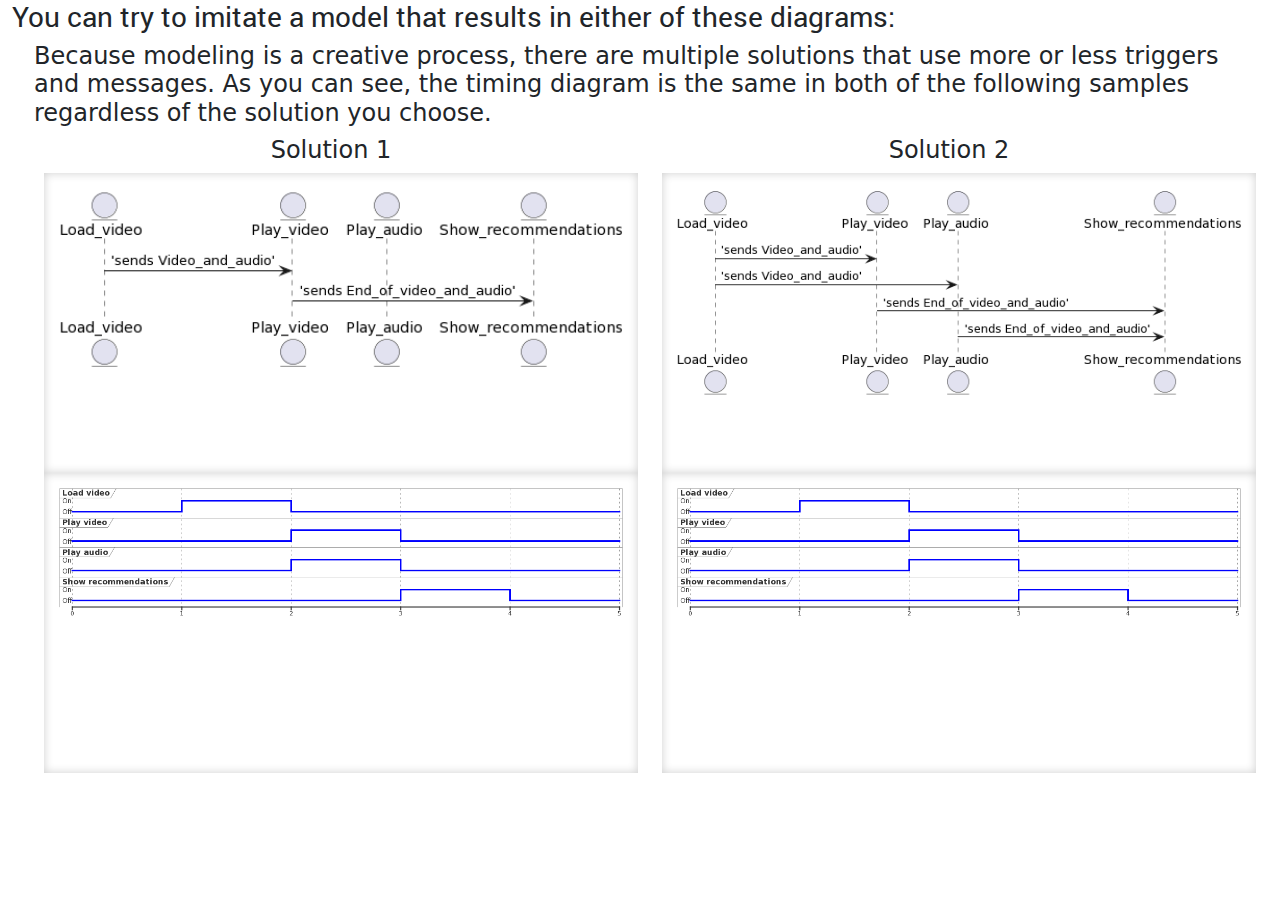
<file: hints.html>
<html>

<head>
    <title>Test hints</title>

    <meta charset="UTF-8">

    <!-- https://developer.mozilla.org/en-US/docs/Web/HTTP/CSP -->
    <meta name="viewport" content="width=device-width, initial-scale=1">
    <title>Radiance</title>
    <link rel="icon" href="./res/logo.PNG">
    <link href="./Scripts/theboot/css/bootstrap.min.css" rel="stylesheet" crossorigin="anonymous">
    <link href="styles.css" rel="stylesheet" crossorigin="anonymous">
    <script type="text/javascript" src="./Scripts/theboot/js/bootstrap.bundle.min.js"></script>

</head>

<body>

    <div class="container-fluid">
        <div>
            <h3>You can try to imitate a model that results in either of these diagrams:</h3>
        </div>
        <div class="row">
            <div class="col-12"><h4>Because modeling is a creative process, there are multiple solutions that use more or less triggers and messages. As you can see, the timing diagram is the same in both of the following samples regardless of the solution you choose.</h4></div>
            <div class="col-md-6 text-center">
                <h4>Solution 1</h4>
                <div class="col-12 content_box">
                    <img src="./res/hint1_sequence.png" alt="hint1" style="width: 100%; ">
                </div>
                <div class="col-12 content_box">
                    <img src="./res/hint1_timing.png" alt="hint1" style="width: 100%; ">
                </div>
            </div>
            <div class="col-md-6 text-center">
                <h4>Solution 2</h4>
                <div class="col-12 content_box">
                    <img src="./res/hint2_sequence.png" alt="hint1" style="width: 100%; ">
                </div>
                <div class="col-12 content_box">
                    <img src="./res/hint2_timing.png" alt="hint1" style="width: 100%; ">
                </div>
            </div>
        </div>

    </div>



</body>

</html>
</file>
<file: styles.css>
.menu_element_unselected {
  background-color: #ffffff !important;
  border-radius: 2 !important;
  border-color: #ffffff;
  border-width: 0px 0px 0px 0px;
  color: #707070;

}
@font-face{ 
	font-family: 'Roboto';
	src: url('./res/Fonts/Roboto-Regular-webfont.woff') format('woff'),
}

h3 {
  font-family: 'Roboto', 'bold';
}
.p{
  font-family: 'Roboto';
}


@keyframes draw-attention {

    0%   { box-shadow: 0 0 0 rgb(48, 156, 5); }
    50%  { box-shadow: 0 0 17px rgb(48, 156, 5); }
    100% { box-shadow: 0 0 0 rgb(48, 156, 5); }
}

.accordion-button:focus{
  border-color: #ffffff!important;

}
.accordion-button:not(.collapsed) {
  color: #000000 !important;
  background-color: #ffffff !important;
}

.operation_breadcrumb{
  text-decoration: none;
  color: black;
  border-radius: 2px;
  padding: 5px;
}

.attention{

animation: draw-attention 3s ease-in-out infinite !important;

}

.accordion-button.no-arrow:after {
  display: none !important;
  font-family: 'Roboto', 'bold';
  text-shadow: #707070;
}

.accordion-button:hover {
  font-size: large;
  font-style: italic !important;
}

.menu_element_unselected :hover {
  background-color: #ffffff !important;
  border-radius: 2 !important;
  border-color: #ffffff;
  border-width: 0px 0px 4px 5px;
  color: #000000;
  -webkit-box-shadow: 0 4px 2px -2px lightgray;
  box-shadow: 0 5px 2px -2px lightgray;
  -webkit-transition: all 500ms ease;
  -moz-transition: all 500ms ease;
  -ms-transition: all 500ms ease;
  -o-transition: all 500ms ease;
  transition: all 500ms ease;
}

.menu_element_selected {
  background-color: #ffffff !important;
  border-radius: 2 !important;
  border-color: #ffffff;
  border-width: 0px 0px 4px 5px;
  color: #000000;
  -webkit-box-shadow: 0 4px 2px -2px lightgray;
  box-shadow: 0 5px 2px -2px lightgray;
  -webkit-transition: all 500ms ease;
  transition:  all 500ms ease;;
}
.modal-backdrop{
  position: fixed;
  top: 0;
  left: 0;
  z-index: 2 !important;
  width: 100vw;
  height: 100vh;
  background-color: #000;
}

.modal{
  position: fixed;
  top: 0;
  left: 0;
  z-index: 3 !important;
  display: none;
  width: 100%;
  height: 100%;
  overflow-x: hidden;
  overflow-y: auto;
  outline: 0;
}

.content_box {
  -webkit-box-shadow: inset 0px 0px 10px 0px #cfcfcf;
  -moz-box-shadow: inset 0px 0px 10px 0px #cfcfcf;
  box-shadow: inset 0px 0px 10px 0px #cfcfcf;
  min-width: 100px;
  min-height: 300px;
  max-height: 600px !important;
  padding-top: 10px;
  padding-left: 10px;
  padding-right: 10px;
  padding-bottom: 10px;
  scroll-behavior: smooth;
  border: 1px 0px 0px 0px;
  
  margin-left: 10px;

}
.content_box_shorter {
  -webkit-box-shadow: inset 0px 0px 10px 0px #cfcfcf;
  -moz-box-shadow: inset 0px 0px 10px 0px #cfcfcf;
  box-shadow: inset 0px 0px 10px 0px #cfcfcf;
  min-width: 100px;
  min-height: 300px;
  max-height: 440px !important;
  padding-top: 10px;
  padding-left: 10px;
  padding-right: 10px;
  padding-bottom: 10px;
  scroll-behavior: smooth;
  border: 1px 0px 0px 0px;
  z-index: 2;
  margin-left: 10px;

}




.row {
  margin-left: 10px !important;
  margin-right: 10px !important;
}

.content_list {
  -webkit-box-shadow: inset 0px 0px 10px 0px #cfcfcf;
  -moz-box-shadow: inset 0px 0px 10px 0px #cfcfcf;
  box-shadow: inset 0px 0px 10px 0px #cfcfcf;
  min-width: 100px;
  min-height: 300px;
  max-height: 600px !important;
  padding-top: 10px;
  padding-left: 10px;
  padding-right: 10px;
  padding-bottom: 10px;
  scroll-behavior: smooth;
  border: 1px 0px 0px 0px;
  z-index: 3;
}

.content_box_title {
  font-family: 'Roboto', 'bold';
  background-color: transparent !important;
  font-size: x-large;
}

.content_box_option_bar {
  font-family: 'Roboto';
  font-size: small;
  border: 1px !important;
}

.content_box_option {
  font-family: 'Roboto';
  font-size: medium;
  cursor: pointer;
}

.col-sm-12{
  font-family: 'Roboto'!important;
}
.col-sm-4{
  font-family: 'Roboto'!important;
}
.col-sm-6{
  font-family: 'Roboto'!important;
}

.content_box_option:hover {
  background-color: transparent !important;
  border-radius: 2 !important;
  border-color: #ffffff;
  border-width: 0px 0px 4px 5px;
  color: #000000;
  -webkit-box-shadow: 0 4px 2px -2px lightgray;
  box-shadow: 0 5px 2px -2px lightgray;
  -webkit-transition: all 500ms ease;
  -moz-transition: all 500ms ease;
  -ms-transition: all 500ms ease;
  -o-transition: all 500ms ease;
  transition: all 500ms ease;

}

.accordion-button::after {
  
}

button:not(.collapsed)::after {
  background-image: url('') !important;


}

.btn-outline-secondary {
  border: 0px solid !important;
  color: black !important;
  font-family: 'Roboto', 'bold';

}


.btn-outline-secondary:hover {
  -webkit-box-shadow: 0px 0px 5px 0px rgba(48, 156, 5, 1) !important;
  -moz-box-shadow: 0px 0px 5px 0px rgba(48, 156, 5, 1) !important;
  box-shadow: 0px 0px 5px 0px rgba(48, 156, 5, 1) !important;
  text-decoration: underline;
  text-rendering: optimizeLegibility;
  background-color: transparent !important;
  color: black !important;
  
}
.rule{
  margin-left: 0px !important;
  margin-right: 0px !important;
  padding-left: 0px !important;
  padding-right: 0px !important;
}
.form-control {
  -webkit-box-shadow: inset 0px 0px 4px 0px rgba(0, 0, 0, 0.19);
  -moz-box-shadow: inset 0px 0px 4px 0px rgba(0, 0, 0, 0.19);
  box-shadow: inset 0px 0px 4px 0px rgba(0, 0, 0, 0.19);
}

.accordion-item {
  -webkit-box-shadow: inset 0px 0px 9px 0px rgba(120, 120, 120, 0.58);
  -moz-box-shadow: inset 0px 0px 9px 0px rgba(120, 120, 120, 0.58);
  box-shadow: inset 0px 0px 9px 0px rgba(120, 120, 120, 0.58);
  font-family: 'Roboto';
  padding-left: 0px !important;
  padding-right: 0px !important;
}

.form-select{
  font-size: small;
}
.accordion-body{
  padding: 0.20rem 0.5rem !important;
}
.p-2:hover {
  background-color: transparent !important;
  -webkit-box-shadow: 0px 0px 8px 0.3px rgb(0 0 0 / 0%) !important;
  -moz-box-shadow: 0px 0px 8px 0.3px rgba(0, 0, 0, 0.0) !important;
  box-shadow: 0px 0px 8px 0.3px rgb(0 0 0 / 0%) !important;
}

.p-2 {
  background-color: transparent !important;
}

.generic_button {
  font-family: 'Roboto';
  font-size: medium;
  cursor: pointer;
  background-color: transparent;
  color: black;
  border: white;
  margin-top: 5px;

}

.report_modal{
  
}
.report_highlight_parent{
  margin-top: 10px;
  margin-bottom: 10px;
  border: lightgray;
  border-width: 1px;
  border-style: solid;
}
.report_highlight_advice{
  border-style: dashed;
  margin-top: 3px;
  margin-bottom:3px;
  border-width: 2px;
  padding-left: 10px;
  border-color: lightgray;
  margin-right: 0px;
  margin-right: 0px !important;
}
@keyframes draw-bad-attention {

  0%   { box-shadow: 0 0 0 rgb(156, 5, 5); }
  50%  { box-shadow: 0 0 17px rgb(156, 5, 5); }
  100% { box-shadow: 0 0 0 rgb(156, 156, 5); }
}

.warning{
  height: 25px;
  width: 25px;
  background-color: #ffffff;
  border-radius: 50%;
  display: inline-block;
  color: red;
  border-style: outset;
  font-size: small !important;
  text-align: center;
  font-weight: bold;
  
}
.bad-attention{
  animation: draw-bad-attention 3s ease-in-out infinite !important;
}

.teacher_variable {
  font-family: 'Roboto';
  font-size: medium;
  cursor: pointer;
  color: white;
  text-decoration: none;
}

.teacher_variable:hover {
  font-family: 'Roboto';
  font-size: large;
  cursor: pointer;
  color: white;
  text-decoration: none;
  -webkit-box-shadow: 0px 0px 132px -56px rgba(0, 0, 0, 0.75);
  -moz-box-shadow: 0px 0px 132px -56px rgba(0, 0, 0, 0.75);
  box-shadow: 0px 0px 132px -56px rgba(0, 0, 0, 0.75);
  -webkit-transition: all 200ms ease;
  -moz-transition: all 200ms ease;
  -ms-transition: all 200ms ease;
  -o-transition: all 200ms ease;
  transition: all 200ms ease;
}

.teacher_variable::after {
  font-family: 'Roboto';
  font-size: large;
  cursor: pointer;
  color: red;
  text-decoration: none;
  -webkit-box-shadow: 0px 15px 58px -8px rgba(0, 0, 0, 0.75);
  -moz-box-shadow: 0px 15px 58px -8px rgba(0, 0, 0, 0.75);
  box-shadow: 0px 15px 58px -8px rgba(0, 0, 0, 0.75);
  -webkit-transition: all 200ms ease;
  -moz-transition: all 200ms ease;
  -ms-transition: all 200ms ease;
  -o-transition: all 200ms ease;
  transition: all 200ms ease;
}


.teacher_variables_container {
  padding-top: 10px;
  padding-bottom: 10px;


}

.help{
  
    color:#fff;
    background-color:#000000;
    width: 23px;;
    height:23px;
    display:inline-block;
    border-radius:100%;
    font-size:14px;
    text-align:center;
    text-decoration:none;
    -webkit-box-shadow: inset -1px -1px 1px 0px rgba(0,0,0,0.25);
    -moz-box-shadow: inset -1px -1px 1px 0px rgba(0,0,0,0.25);
    box-shadow: inset -1px -1px 1px 0px rgba(0,0,0,0.25);

}

.content_box_column_selected {
  -webkit-transition: all 1000ms ease;
  -moz-transition: all 1000ms ease;
  -ms-transition: all 1000ms ease;
  -o-transition: all 1000ms ease;
  transition: all 1000ms ease;
  min-height: 40px;
  max-height: 50px;
  overflow: auto;
  font-family: 'Roboto';
  font-size: medium;
  cursor: pointer;
  background-color: transparent;
  color: black;
  border: white;
  width: 95%;
  -webkit-box-shadow: inset 0px 0px 12px -5px rgba(0,0,0,0.3); 
  box-shadow: inset 0px 0px 12px -5px rgba(0,0,0,0.3);
  z-index: 2;
  margin-top: 10px;
  margin-bottom: 10px;
  margin-left: 10px;
  margin-right: 10px
}

.content_box_column {
  -webkit-transition: all 200ms ease;
  -moz-transition: all 200ms ease;
  -ms-transition: all 200ms ease;
  -o-transition: all 200ms ease;
  transition: all 200ms ease;
  min-height: 40px;
  max-height: 50px;
  overflow: auto;
  font-family: 'Roboto';
  font-size: medium;
  cursor: pointer;
  background-color: transparent;
  color: black;
  border: white;
  width: 95%;
  -webkit-box-shadow: 0px 15px 34px -16px rgba(0, 0, 0, 0.55);
  -moz-box-shadow: 0px 15px 34px -16px rgba(0, 0, 0, 0.55);
  box-shadow: 0px 15px 34px -16px rgba(0, 0, 0, 0.55);
  z-index: 2;
  margin-top: 7px;
  margin-bottom: 7px;
  margin-left: 7px;
  margin-right: 7px
}
.content_box_column:hover {
  font-family: 'Roboto';
  font-size: medium;
  cursor: pointer;
  background-color: transparent;
  color: black;
  border: white;
  width: 96%;
  font-size: large;
  font-style: italic !important;
  -webkit-box-shadow: 0px 15px 58px -8px rgba(0, 0, 0, 0.75);
  -moz-box-shadow: 0px 15px 58px -8px rgba(0, 0, 0, 0.75);
  box-shadow: 0px 15px 58px -8px rgba(0, 0, 0, 0.75);
  -webkit-transition: all 200ms ease;
  -moz-transition: all 200ms ease;
  -ms-transition: all 200ms ease;
  -o-transition: all 200ms ease;
  transition: all 200ms ease;
}

.generic_button:hover {
  background-color: #ffffff !important;
  border-radius: 2 !important;
  border-color: #ffffff;
  border-width: 0px 0px 4px 5px;
  color: #000000;
  -webkit-box-shadow: 0 4px 2px -2px lightgray;
  box-shadow: 0 5px 2px -2px lightgray;
  -webkit-transition: all 500ms ease;
  -moz-transition: all 500ms ease;
  -ms-transition: all 500ms ease;
  -o-transition: all 500ms ease;
  transition: all 500ms ease;
  font-size: large;
}

.generic_negative_button {
  font-family: 'Roboto';
  font-size: medium;
  cursor: pointer;
  background-color: white;
  color: red;
  border: white;

}

.generic_negative_button:hover {
  background-color: red !important;
  border-radius: 2 !important;
  border-color: #ffffff;
  border-width: 0px 0px 4px 5px;
  color: white;
  -webkit-box-shadow: 0 4px 2px -2px lightgray;
  box-shadow: 0 5px 2px -2px lightgray;
  -webkit-transition: all 500ms ease;
  -moz-transition: all 500ms ease;
  -ms-transition: all 500ms ease;
  -o-transition: all 500ms ease;
  transition: all 500ms ease;
  font-size: large;
}

.modal {
  font-family: 'Roboto' !important;
}
.assign_search_bar{
  width: 100%;
  border-radius: 1px;
  border-left: transparent;
  border-right: transparent;
  border-top: transparent;
  border-color: #000000;
  background-color: transparent;
  margin-left: 20px;

}

.tree_branch_element{

  overflow: auto;
  font-family: 'Roboto';
  font-size: small;
  cursor: pointer;
  background-color: seashell;
  color: black;
  border: white;
  margin:2px;
  -webkit-box-shadow: 0px 15px 34px -16px rgba(0, 0, 0, 0.75);
  -moz-box-shadow: 0px 15px 34px -16px rgba(0, 0, 0, 0.75);
  box-shadow: 0px 15px 34px -16px rgba(0, 0, 0, 0.75);
  z-index: 2;


}

.tree_branch_element:hover {
  font-family: 'Roboto';
  font-size: small;
  cursor: pointer;
  border: white;
  width: 96%;
  font-style: italic !important;
  -webkit-box-shadow: 0px 15px 58px -8px rgba(0, 0, 0, 0.95);
  -moz-box-shadow: 0px 15px 58px -8px rgba(0, 0, 0, 0.95);
  box-shadow: 0px 15px 58px -8px rgba(0, 0, 0, 0.95);
  -webkit-transition: all 200ms ease;
  -moz-transition: all 200ms ease;
  -ms-transition: all 200ms ease;
  -o-transition: all 200ms ease;
  transition: all 200ms ease;
}

.profile_assign_search_bar{
  width: 100%;
  border-radius: 1px;
  border-left: transparent;
  border-right: transparent;
  border-top: transparent;
  border-color: #000000;
  background-color: transparent;
  margin-left: 20px;

}

.box_search_bar {
  width: 100%;
  border-radius: 1px;
  border-left: transparent;
  border-right: transparent;
  border-top: transparent;
  border-color: #000000;
  background-color: transparent;
  margin-left: 20px;
}

.list_search_bar {
  width: 100%;
  border-radius: 1px;
  border-left: transparent;
  border-right: transparent;
  border-top: transparent;
  border-color: #000000;
  background-color: transparent;
  margin-left: 20px;
}

.list_selection {
  -webkit-box-shadow: 0px 3px 0px 3px rgba(0, 0, 0, 1);
  -moz-box-shadow: 0px 3px 0px 3px rgba(0, 0, 0, 1);
  box-shadow: 0px 3px 0px 3px rgba(0, 0, 0, 1);

}

.children_amount {
  display: block;
  height: 25px;
  text-decoration: none !important;
  width: 25px;
  font-size: 1em;
  border-radius: 50%;
  background-color: white;
  color: black;
  text-align: center;
  cursor: pointer;
  border: black;
  border-bottom: ridge;
}

.errors_and_highlights_amount{
  
    display: block;
    height: 25px;
    text-decoration: none !important;
    width: 25px;
    font-size: 1em;
    border-radius: 50%;
    background-color: white;
    color: black;
    text-align: center;
    cursor: pointer;
    border: black;
    border-bottom: ridge;
  
  
}

.instance_add {
  display: block;
  height: 20px;
  text-decoration: none !important;
  width: 20px;
  font-size: 1em;
  border-radius: 50%;
  background-color: lightseagreen;
  color: white;
  text-align: center;
  cursor: pointer;
  border: black;
  display: block;
  height: 30px;
  text-decoration: none !important;
  width: 30px;
  font-size: 1em;
  border-radius: 50%;
  background-color: lightseagreen;
  color: white;
  text-align: center;
  cursor: pointer;
  border: black;
  padding-top: 5px;

}

.instance_remove{
  display: block;
  height: 20px;
  text-decoration: none !important;
  width: 20px;
  font-size: 1em;
  border-radius: 50%;
  padding-bottom: 5px!important;
  background-color:red;
  color: white;
  text-align: center;
  cursor: pointer;
  border: black;
}
.report_found_error{
  display: block;
  height: 40px;
  text-decoration: none !important;
  width: 40px;
  font-size: 1em;
  border-radius: 50%;
  padding-bottom: 0px !important;
  
  color: white;
  text-align: center;
  cursor: pointer;
  border: black;
  font-size: x-large;
  color: red;
}

.a:hover{
  color:white!important;
}


.instance_delete {
  display: block;
  height: 20px;
  text-decoration: none !important;
  width: 20px;
  font-size: 1em;
  border-radius: 50%;
  background-color: indianred;
  color: white;
  text-align: center;
  cursor: pointer;
  border: black;

}

.p-2 {

  background-color: #cfcfcf;
  margin: 0.5rem !important;

}

.p-2:hover {

  background-color: #cfcfcf;
  cursor: pointer;
  -webkit-box-shadow: 0px 0px 8px 0.3px rgba(0, 0, 0, 0.75);
  -moz-box-shadow: 0px 0px 8px 0.3px rgba(0, 0, 0, 0.75);
  box-shadow: 0px 0px 8px 0.3px rgba(0, 0, 0, 0.75);

}
</file>
